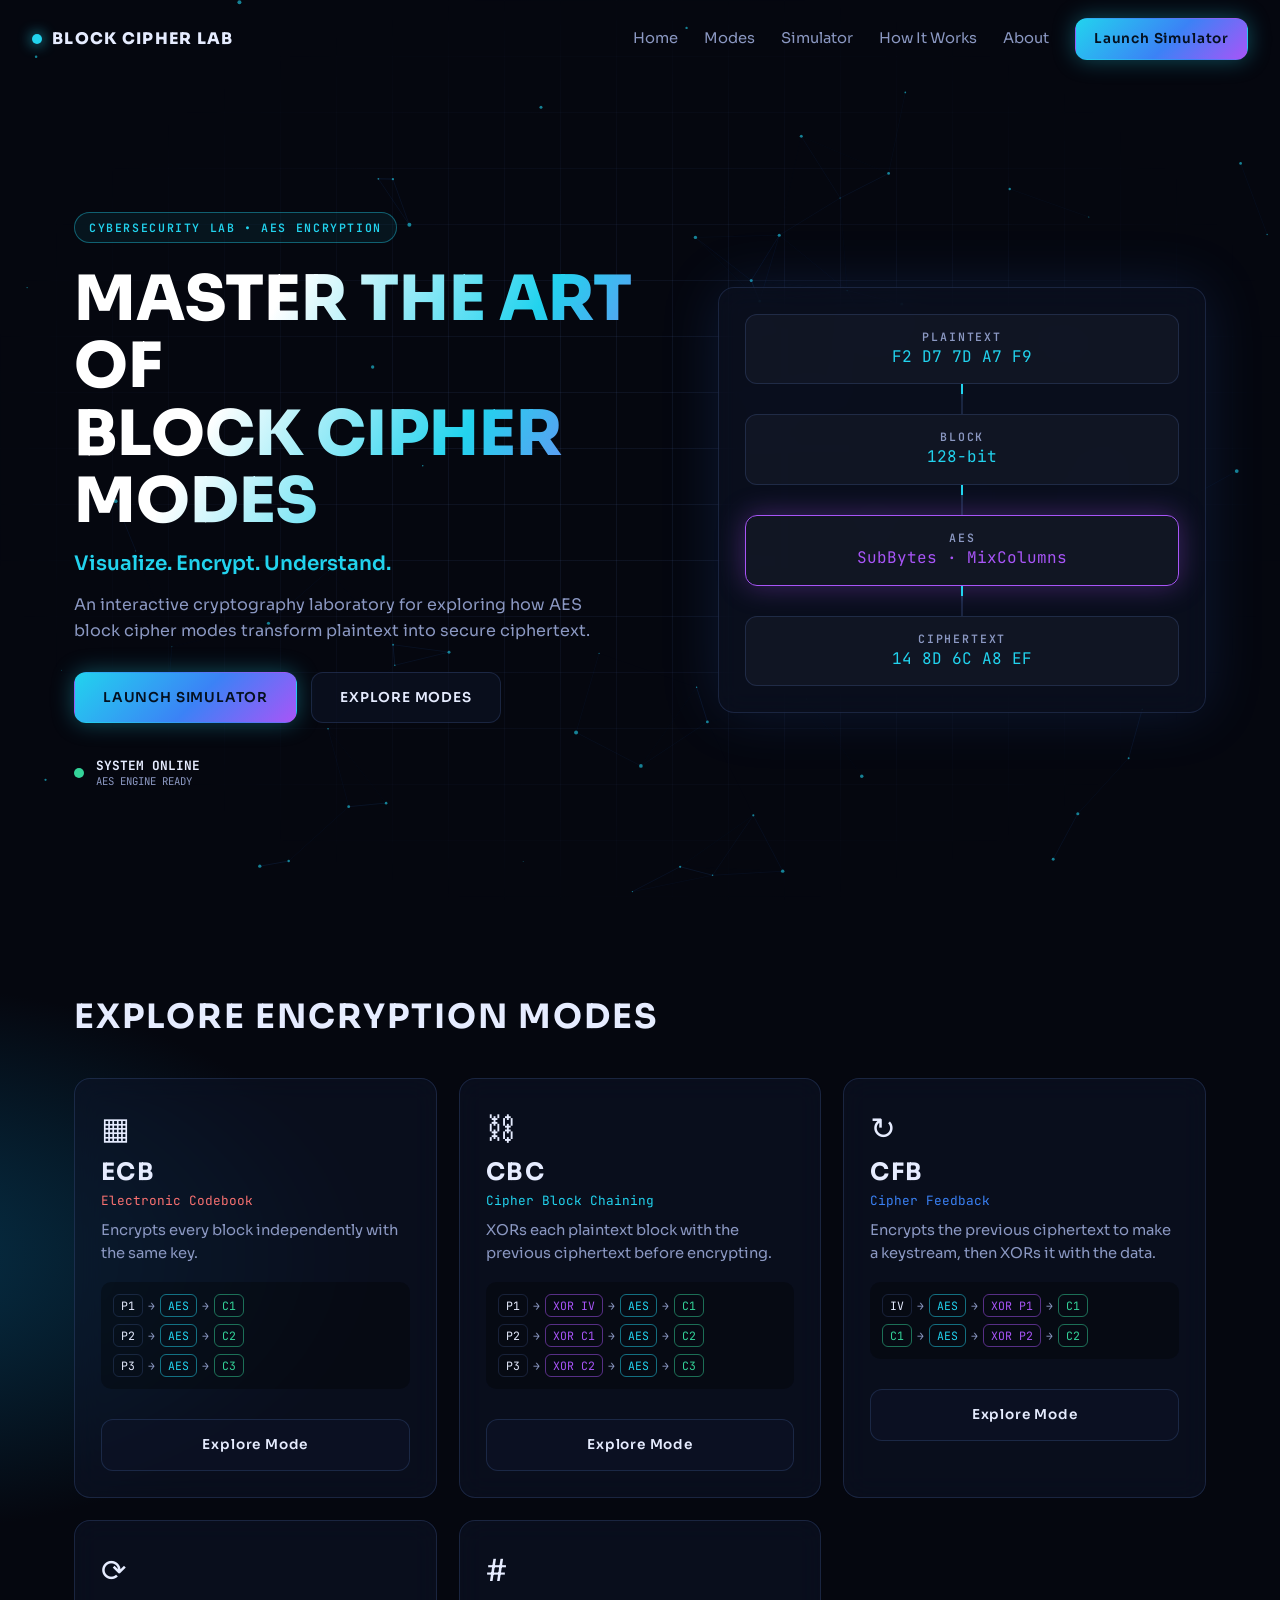
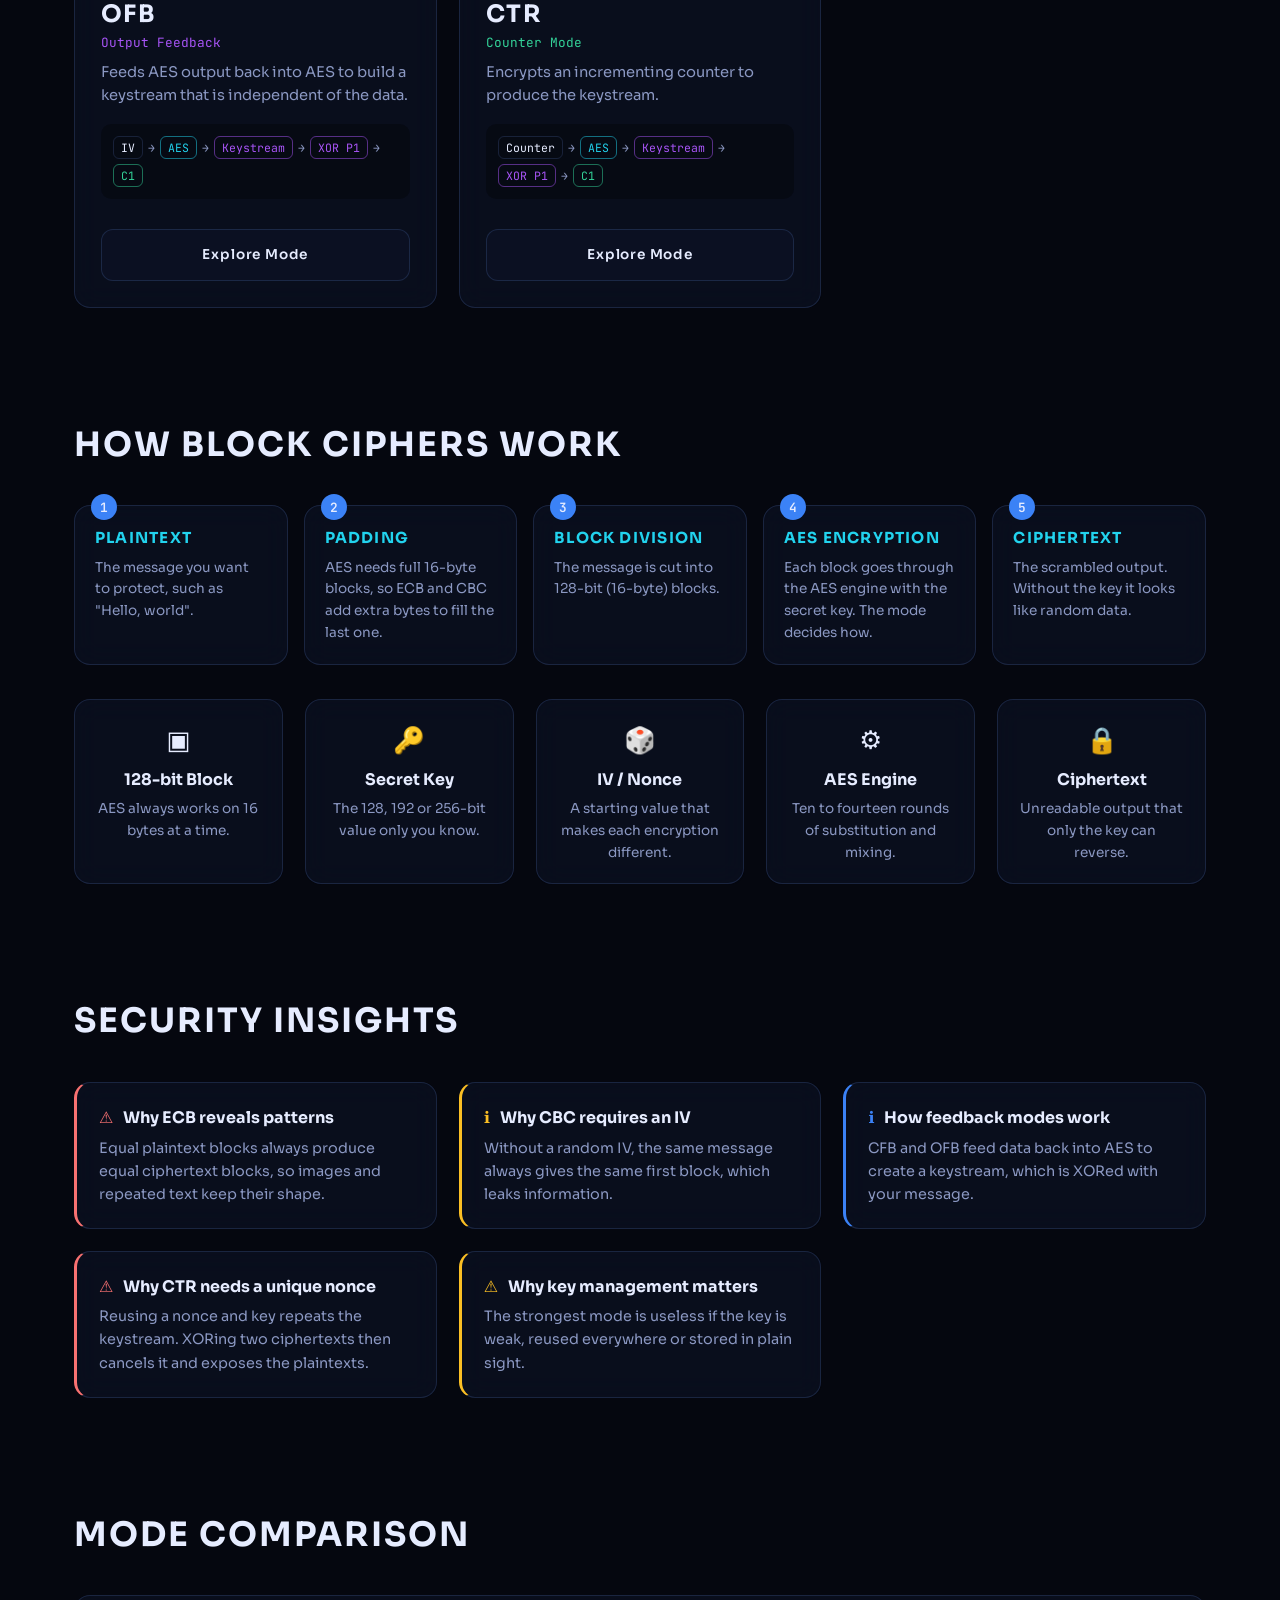
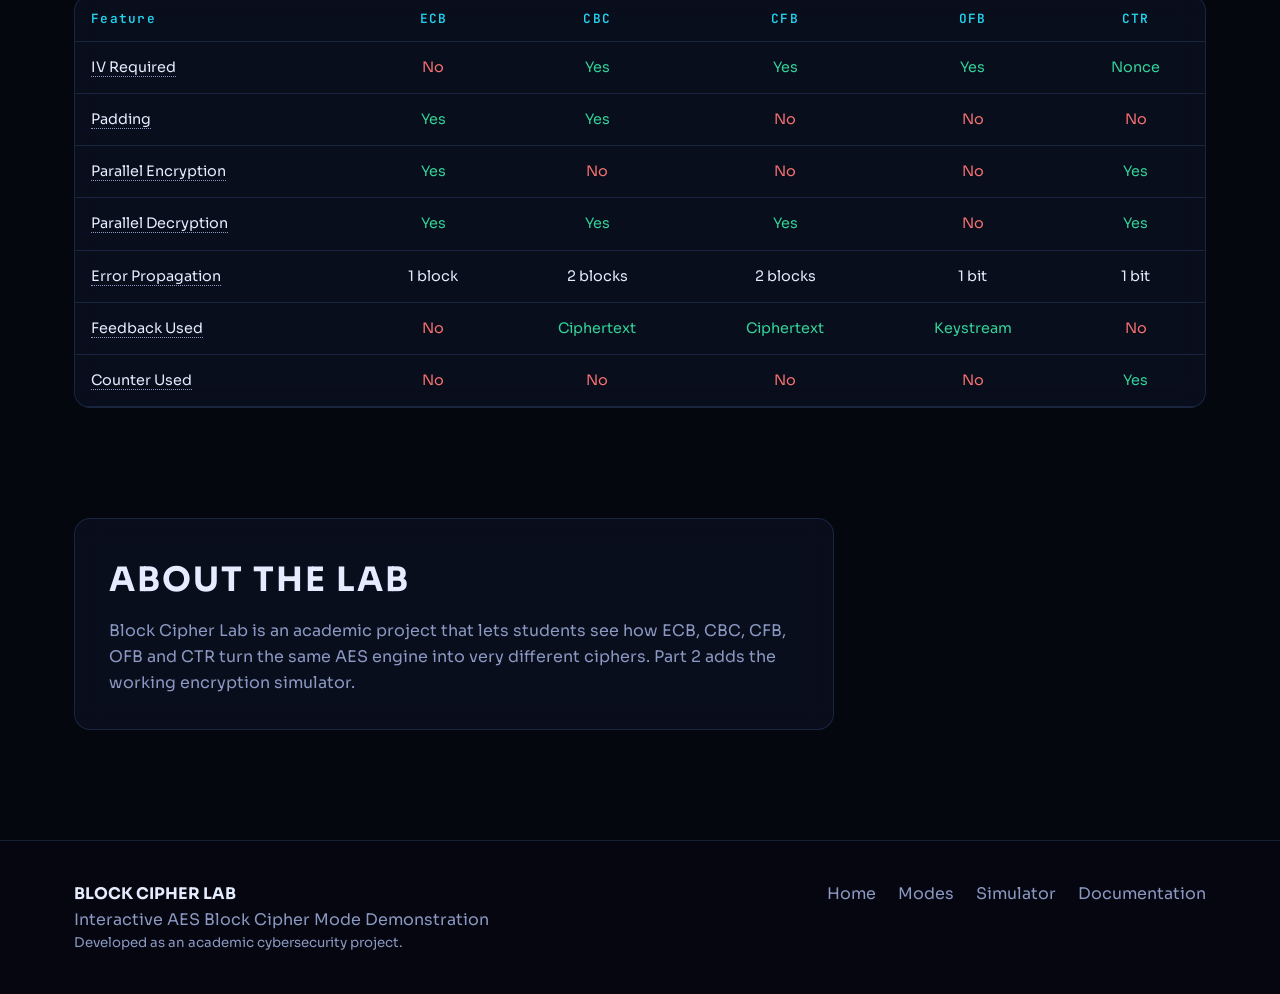
<file: index.html>
<!DOCTYPE html>
<html lang="en">
<head>
<meta charset="UTF-8"><meta name="viewport" content="width=device-width,initial-scale=1">
<title>Block Cipher Lab – Interactive AES Modes Simulator</title>
<link rel="preconnect" href="https://fonts.googleapis.com"><link rel="preconnect" href="https://fonts.gstatic.com" crossorigin>
<link href="https://fonts.googleapis.com/css2?family=Sora:wght@400;600;800&family=JetBrains+Mono:wght@400;600&display=swap" rel="stylesheet">
<link rel="stylesheet" href="css/style.css">
</head>
<body>
<div class="bg-grid"></div><div id="binary-bg" class="binary-bg" aria-hidden="true"></div><canvas id="particles" aria-hidden="true"></canvas>

<header class="nav" id="nav">
  <a class="brand" href="#home"><span class="brand-dot"></span>BLOCK CIPHER LAB</a>
  <button class="burger" id="burger" aria-label="Toggle menu" aria-expanded="false"><span></span><span></span><span></span></button>
  <nav class="links" id="links">
    <a href="#home">Home</a><a href="#modes">Modes</a><a href="simulator.html">Simulator</a><a href="#how">How It Works</a><a href="#about">About</a>
    <a class="btn btn-sm btn-glow" href="simulator.html">Launch Simulator</a>
  </nav>
</header>

<main>
<section class="hero container" id="home">
  <div class="hero-copy">
    <span class="badge">CYBERSECURITY LAB • AES ENCRYPTION</span>
    <h1>MASTER THE ART OF<br>BLOCK CIPHER MODES</h1>
    <p class="sub">Visualize. Encrypt. Understand.</p>
    <p class="lead">An interactive cryptography laboratory for exploring how AES block cipher modes transform plaintext into secure ciphertext.</p>
    <div class="cta"><a class="btn btn-glow" href="simulator.html">LAUNCH SIMULATOR</a><a class="btn btn-ghost" href="#modes">EXPLORE MODES</a></div>
    <div class="status"><span class="pulse"></span><div><b>SYSTEM ONLINE</b><small>AES ENGINE READY</small></div></div>
  </div>
  <div class="glass pipeline" aria-label="Encryption pipeline">
    <div class="node"><i>PLAINTEXT</i><code id="pt-hex">48 65 6C 6C 6F</code></div><div class="pipe"><em></em></div>
    <div class="node"><i>BLOCK</i><code>128-bit</code></div><div class="pipe"><em></em></div>
    <div class="node core"><i>AES</i><code id="aes-hex">SubBytes · MixColumns</code></div><div class="pipe"><em></em></div>
    <div class="node"><i>CIPHERTEXT</i><code id="ct-hex">3A F1 09 C7 5E</code></div>
  </div>
</section>

<section class="container" id="modes">
  <h2 class="reveal">EXPLORE ENCRYPTION MODES</h2>
  <div class="grid modes" id="modes-grid"></div>
</section>

<section class="container" id="how">
  <h2 class="reveal">HOW BLOCK CIPHERS WORK</h2>
  <ol class="steps" id="steps"></ol>
  <div class="grid five" id="parts"></div>
</section>

<section class="container" id="insights">
  <h2 class="reveal">SECURITY INSIGHTS</h2>
  <div class="grid three" id="insights-grid"></div>
</section>

<section class="container" id="compare">
  <h2 class="reveal">MODE COMPARISON</h2>
  <div class="glass table-wrap reveal"><table id="cmp"></table></div>
</section>

<section class="container about reveal" id="about">
  <div class="glass"><h2>ABOUT THE LAB</h2><p>Block Cipher Lab is an academic project that lets students see how ECB, CBC, CFB, OFB and CTR turn the same AES engine into very different ciphers. Part 2 adds the working encryption simulator.</p></div>
</section>
</main>

<footer class="footer">
  <div class="container foot">
    <div><b>BLOCK CIPHER LAB</b><p>Interactive AES Block Cipher Mode Demonstration</p><small>Developed as an academic cybersecurity project.</small></div>
    <nav><a href="#home">Home</a><a href="#modes">Modes</a><a href="simulator.html">Simulator</a><a href="README.md">Documentation</a></nav>
  </div>
</footer>
<script src="js/animations.js"></script>
<script src="js/app.js"></script>
</body>
</html>
</file>
<file: css/style.css>
:root{--bg:#05070f;--panel:rgba(14,20,40,.55);--line:rgba(120,160,255,.16);--cyan:#22d3ee;--blue:#3b82f6;--purple:#a855f7;--text:#e6ecff;--mute:#8b98c2;--r:16px;--mono:'JetBrains Mono',monospace}
*{box-sizing:border-box;margin:0}html{scroll-behavior:smooth;scroll-padding-top:80px}
body{font-family:'Sora',system-ui,sans-serif;background:radial-gradient(1200px 600px at 80% -10%,#1b1450 0,transparent 60%),radial-gradient(900px 500px at -10% 30%,#06324a 0,transparent 55%),var(--bg);color:var(--text);line-height:1.6;overflow-x:hidden;animation:pagein .6s ease}
body.leaving{opacity:0;transition:opacity .25s}@keyframes pagein{from{opacity:0}}
a{color:inherit;text-decoration:none}.container{max-width:1180px;margin:auto;padding:90px 24px 20px}
.bg-grid{position:fixed;inset:0;z-index:-2;background-image:linear-gradient(var(--line) 1px,transparent 1px),linear-gradient(90deg,var(--line) 1px,transparent 1px);background-size:56px 56px;mask-image:radial-gradient(ellipse at center,#000 20%,transparent 75%);-webkit-mask-image:radial-gradient(ellipse at center,#000 20%,transparent 75%);opacity:.5}
.binary-bg{position:fixed;inset:0;z-index:-1;overflow:hidden;font:12px var(--mono);color:var(--cyan);opacity:.07;pointer-events:none}
.binary-bg span{position:absolute;top:-100%;writing-mode:vertical-rl;animation:fall linear infinite}@keyframes fall{to{transform:translateY(220vh)}}
#particles{position:fixed;inset:0;z-index:-1;pointer-events:none}
.glass{background:var(--panel);border:1px solid var(--line);border-radius:var(--r);backdrop-filter:blur(14px);-webkit-backdrop-filter:blur(14px)}
.nav{position:fixed;top:0;inset-inline:0;z-index:50;display:flex;align-items:center;justify-content:space-between;padding:18px 32px;transition:.35s}
.nav.scrolled{padding:10px 32px;background:rgba(5,7,15,.72);backdrop-filter:blur(16px);border-bottom:1px solid var(--line)}
.brand{font-weight:800;letter-spacing:.08em;display:flex;gap:10px;align-items:center}.brand-dot{width:10px;height:10px;border-radius:50%;background:var(--cyan);box-shadow:0 0 14px var(--cyan)}
.links{display:flex;align-items:center;gap:26px;font-size:.92rem;color:var(--mute)}.links a:not(.btn):hover{color:var(--cyan)}
.burger{display:none;background:none;border:0;cursor:pointer;padding:8px}.burger span{display:block;width:24px;height:2px;background:var(--text);margin:5px 0}
.btn{display:inline-block;padding:14px 28px;border-radius:12px;font-weight:600;letter-spacing:.06em;font-size:.85rem;cursor:pointer;border:1px solid transparent;transition:.3s}
.btn-sm{padding:9px 18px}.btn-glow{background:linear-gradient(135deg,var(--cyan),var(--blue) 55%,var(--purple));color:#04101f;box-shadow:0 0 22px rgba(34,211,238,.35)}
.btn-glow:hover{box-shadow:0 0 36px rgba(168,85,247,.55);transform:translateY(-2px)}.btn-ghost{border-color:var(--line);background:var(--panel)}.btn-ghost:hover{border-color:var(--cyan);color:var(--cyan)}
:focus-visible{outline:2px solid var(--cyan);outline-offset:3px}
.hero{display:grid;grid-template-columns:1.1fr .9fr;gap:48px;align-items:center;min-height:100vh;padding-top:120px}
.badge{display:inline-block;font:600 .72rem var(--mono);letter-spacing:.14em;padding:7px 14px;border:1px solid rgba(34,211,238,.4);border-radius:99px;color:var(--cyan);background:rgba(34,211,238,.07)}
h1{font-size:clamp(2.2rem,5vw,3.9rem);line-height:1.08;font-weight:800;margin:22px 0 14px;background:linear-gradient(120deg,#fff 30%,var(--cyan) 65%,var(--purple));-webkit-background-clip:text;background-clip:text;color:transparent}
h2{font-size:clamp(1.5rem,3vw,2.1rem);letter-spacing:.06em;margin-bottom:34px}
.sub{font-size:1.25rem;color:var(--cyan);font-weight:600}.lead{color:var(--mute);max-width:520px;margin:12px 0 28px}
.cta{display:flex;gap:14px;flex-wrap:wrap}.status{display:flex;gap:12px;align-items:center;margin-top:34px;font:.8rem var(--mono)}.status small{display:block;color:var(--mute)}
.pulse{width:10px;height:10px;border-radius:50%;background:#34d399;box-shadow:0 0 0 0 #34d399;animation:ping 2s infinite}@keyframes ping{70%{box-shadow:0 0 0 12px transparent}}
.pipeline{padding:26px;display:flex;flex-direction:column;align-items:center;box-shadow:0 0 60px rgba(59,130,246,.15)}
.node{width:100%;padding:14px 18px;border:1px solid var(--line);border-radius:12px;background:rgba(255,255,255,.03);text-align:center}
.node i{display:block;font:normal 600 .72rem var(--mono);letter-spacing:.16em;color:var(--mute)}.node code{font:1rem var(--mono);color:var(--cyan)}
.node.core{border-color:var(--purple);box-shadow:0 0 28px rgba(168,85,247,.35);animation:glow 3s ease-in-out infinite}.node.core code{color:var(--purple)}@keyframes glow{50%{box-shadow:0 0 44px rgba(168,85,247,.6)}}
.pipe{width:2px;height:30px;background:var(--line);position:relative;overflow:hidden}.pipe em{position:absolute;inset:0 0 auto;height:10px;background:var(--cyan);box-shadow:0 0 8px var(--cyan);animation:flow 1.4s linear infinite}@keyframes flow{from{top:-10px}to{top:100%}}
.grid{display:grid;gap:22px}.modes{grid-template-columns:repeat(auto-fit,minmax(320px,1fr))}.five{grid-template-columns:repeat(auto-fit,minmax(200px,1fr));margin-top:34px}.three{grid-template-columns:repeat(auto-fit,minmax(300px,1fr))}
.card{position:relative;padding:26px;transition:transform .35s,border-color .35s,box-shadow .35s;overflow:hidden}
.card::before{content:"";position:absolute;inset:0;background:radial-gradient(circle at 50% 0,var(--accent,var(--cyan)),transparent 65%);opacity:0;transition:.4s}
.card>*{position:relative}.card:hover{transform:translateY(-8px);border-color:var(--accent,var(--cyan));box-shadow:0 12px 40px -10px var(--accent,var(--cyan))}.card:hover::before{opacity:.13}
.card .ico{font-size:1.9rem;display:inline-block;transition:.4s}.card:hover .ico{transform:rotate(-10deg) scale(1.2)}
.card h3{font-size:1.5rem;letter-spacing:.06em}.card .full{color:var(--accent,var(--cyan));font:.8rem var(--mono);margin-bottom:10px}.card p{color:var(--mute);font-size:.92rem}
.card .more{max-height:0;opacity:0;overflow:hidden;transition:.4s;color:var(--text)}.card:hover .more,.card:focus-within .more{max-height:90px;opacity:1;margin-top:10px}
.flow{margin:16px 0;padding:12px;border-radius:10px;background:rgba(0,0,0,.3);font:.72rem var(--mono);display:grid;gap:7px}
.flow div{display:flex;flex-wrap:wrap;align-items:center;gap:5px}.flow b{padding:3px 7px;border-radius:6px;border:1px solid var(--line);font-weight:400}
.flow b.x{color:var(--purple);border-color:rgba(168,85,247,.5)}.flow b.a{color:var(--cyan);border-color:rgba(34,211,238,.5)}.flow b.c{color:#34d399;border-color:rgba(52,211,153,.5)}.flow s{color:var(--mute);text-decoration:none}
.card .btn{margin-top:14px;width:100%;text-align:center}
.steps{list-style:none;display:grid;grid-template-columns:repeat(auto-fit,minmax(190px,1fr));gap:16px;padding:0;counter-reset:s}
.steps li{padding:20px;counter-increment:s;position:relative}.steps li::before{content:counter(s);position:absolute;top:-12px;left:16px;width:26px;height:26px;border-radius:50%;background:var(--blue);display:grid;place-items:center;font:600 .8rem var(--mono)}
.steps h4{letter-spacing:.08em;font-size:.95rem;margin-bottom:6px;color:var(--cyan)}.steps p,.part p{font-size:.85rem;color:var(--mute)}
.part{padding:20px;text-align:center}.part .ico{font-size:1.6rem;display:inline-block;animation:bob 3.5s ease-in-out infinite}.part h4{margin:6px 0}@keyframes bob{50%{transform:translateY(-6px)}}
.ins{padding:22px;border-left:3px solid var(--accent)}.ins h4{display:flex;gap:10px;align-items:center;margin-bottom:6px}.ins p{color:var(--mute);font-size:.9rem}
.table-wrap{overflow-x:auto}table{width:100%;border-collapse:collapse;min-width:640px}th,td{padding:14px 16px;text-align:center;border-bottom:1px solid var(--line);font-size:.9rem}
th{font:600 .8rem var(--mono);letter-spacing:.1em;color:var(--cyan)}td:first-child,th:first-child{text-align:left}tbody tr:hover{background:rgba(34,211,238,.06)}
.tip{cursor:help;border-bottom:1px dotted var(--mute);position:relative}.tip::after{content:attr(data-tip);position:absolute;left:0;top:130%;width:240px;padding:10px 12px;background:#0d1330;border:1px solid var(--cyan);border-radius:8px;font-size:.78rem;color:var(--text);opacity:0;pointer-events:none;transition:.2s;z-index:5}
.tip:hover::after,.tip:focus::after{opacity:1}.yes{color:#34d399}.no{color:#f87171}
.about .glass{padding:34px;max-width:760px}.about h2{margin-bottom:12px}.about p{color:var(--mute)}
.footer{margin-top:90px;border-top:1px solid var(--line);background:rgba(5,7,15,.6)}.foot{display:flex;justify-content:space-between;gap:30px;flex-wrap:wrap;padding-top:40px;padding-bottom:40px}
.foot p,.foot small{color:var(--mute);display:block}.foot nav{display:flex;gap:22px;color:var(--mute)}.foot a:hover{color:var(--cyan)}
.reveal{opacity:0;transform:translateY(24px);transition:opacity .7s,transform .7s}.reveal.in{opacity:1;transform:none}
@media(max-width:860px){.hero{grid-template-columns:1fr;padding-top:110px;min-height:auto}.burger{display:block}
.links{position:fixed;top:64px;inset-inline:12px;flex-direction:column;align-items:stretch;padding:20px;gap:16px;background:rgba(8,12,28,.96);border:1px solid var(--line);border-radius:var(--r);opacity:0;transform:translateY(-10px);pointer-events:none;transition:.3s}
.links.open{opacity:1;transform:none;pointer-events:auto}.links .btn{text-align:center}.nav{padding:14px 18px}.modes{grid-template-columns:1fr}}
@media(prefers-reduced-motion:reduce){*{animation:none!important;transition:none!important}.reveal{opacity:1;transform:none}}

/* ===== Part 2: Cryptography Lab ===== */
.lab-head{padding-bottom:0;padding-top:120px}.lab-head h1{margin-bottom:8px}
.lab-grid{display:grid;grid-template-columns:minmax(0,.9fr) minmax(0,1.1fr);gap:24px;align-items:start;padding-top:30px}.stack{display:grid;gap:24px}
.panel{padding:26px}.panel h3{letter-spacing:.08em;margin-bottom:12px;font-size:1rem;color:var(--cyan)}
label{display:block;margin:16px 0 6px;font-size:.82rem;color:var(--mute);letter-spacing:.04em}label small,h2 small{color:var(--mute);font-weight:400;letter-spacing:0}h2 small{font-size:.8rem;margin-left:8px}
input,textarea,select{width:100%;padding:12px 14px;border-radius:10px;border:1px solid var(--line);background:rgba(0,0,0,.28);color:var(--text);font:.9rem var(--mono);resize:vertical}
input:focus,textarea:focus,select:focus{border-color:var(--cyan);outline:none;box-shadow:0 0 0 3px rgba(34,211,238,.18)}input:disabled{opacity:.4}
select option{background:#0d1330;color:#e6ecff}
.inline{display:flex;gap:10px}.inline .btn{white-space:nowrap}.actions{display:flex;gap:10px;flex-wrap:wrap;margin:22px 0 10px}.actions .btn{padding:12px 20px}
.btn:disabled{opacity:.5;cursor:wait}.small{font-size:.78rem}.mute{color:var(--mute)}.mono{font-family:var(--mono);font-size:.8rem;word-break:break-all}
.err{margin-top:14px;padding:10px 14px;border-radius:10px;background:rgba(248,113,113,.12);border:1px solid rgba(248,113,113,.5);color:#fca5a5;font-size:.85rem}.err[hidden]{display:none}
.explain p{color:var(--mute);font-size:.92rem}.explain h3{margin-bottom:8px}
.pipeline.flat{box-shadow:none;background:none;border:0;padding:8px 0 4px}
.live{list-style:none;padding:0;display:grid;gap:8px;margin:8px 0 16px;font:.82rem var(--mono)}.live[hidden]{display:none}
.live li{display:flex;gap:10px;align-items:center;color:var(--mute);opacity:.5;transition:.3s}.live li.run,.live li.done{opacity:1}.live li.done{color:#34d399}.live li.run{color:var(--cyan)}
.dot{width:12px;height:12px;border-radius:50%;border:2px solid currentColor}.live li.run .dot{border-right-color:transparent;animation:spin .7s linear infinite}.live li.done .dot{background:currentColor}@keyframes spin{to{transform:rotate(360deg)}}
#result button{margin:8px 8px 0 0}#result textarea{margin-bottom:0}#dec-out{white-space:pre-wrap;word-break:break-word;font:.9rem var(--mono);padding:12px;border-radius:10px;background:rgba(0,0,0,.28);border:1px solid var(--line);margin-bottom:8px}
.viz{display:grid;gap:12px;margin-bottom:20px}.vrow{display:grid;grid-template-columns:90px 1fr;gap:14px;align-items:center;padding:14px 16px;border-radius:12px;border:1px solid var(--line);background:var(--panel);cursor:pointer;transition:.25s}
.vrow:hover,.vrow.sel{border-color:var(--cyan);box-shadow:0 0 22px -6px var(--cyan)}.vlabel{font:600 .78rem var(--mono);color:var(--cyan)}
.vchips{display:flex;flex-wrap:wrap;align-items:center;gap:8px}.vchips s{color:var(--mute);text-decoration:none}
.chip{display:inline-flex;flex-direction:column;padding:6px 10px;border-radius:8px;border:1px solid var(--line);font-weight:400;min-width:74px}.chip i{font:normal .66rem var(--mono);color:var(--mute)}.chip code{font:.72rem var(--mono);min-height:1em}
.chip.p{border-color:rgba(59,130,246,.6)}.chip.i{border-color:rgba(251,191,36,.6)}.chip.x{border-color:rgba(168,85,247,.6)}.chip.k{border-color:rgba(168,85,247,.6)}.chip.a{border-color:var(--cyan);background:rgba(34,211,238,.1);justify-content:center}.chip.c{border-color:rgba(52,211,153,.7);background:rgba(52,211,153,.08)}
.vrow.play .chip{animation:lit .5s var(--d) both}@keyframes lit{from{opacity:.1;transform:translateX(-12px) scale(.9)}to{opacity:1;transform:none}}
.detail{font-size:.88rem}.detail dl{display:grid;grid-template-columns:200px 1fr;gap:8px 16px;margin-top:10px}.detail dt{color:var(--mute)}.detail dd{font:.78rem var(--mono);word-break:break-all;margin:0}
.diff{display:grid;grid-template-columns:repeat(auto-fit,minmax(230px,1fr));gap:14px;margin-top:18px}.dcol{padding:14px;border:1px solid var(--line);border-radius:12px;background:rgba(0,0,0,.18)}.dcol h4{color:var(--cyan);margin-bottom:8px}
.dblk{display:block;font:.72rem var(--mono);word-break:break-all;padding:6px 8px;margin-bottom:6px;border-radius:6px;background:rgba(255,255,255,.04);border:1px solid transparent}.dcol p{font-size:.78rem;color:var(--mute);margin-top:8px}
.dup{color:#04101f}.dup0{background:#f87171}.dup1{background:#fbbf24}.dup2{background:#34d399}.dup3{background:#a855f7}
.mono{font-family:var(--mono)}.toast{padding:12px 18px;border-radius:10px;background:#0d1330;border:1px solid #34d399;color:#e6ecff;font-size:.88rem;box-shadow:0 8px 30px rgba(0,0,0,.4);animation:tin .3s;transition:.4s}.toast.error{border-color:#f87171}.toast.out{opacity:0;transform:translateX(20px)}
#toasts{position:fixed;right:18px;bottom:18px;z-index:99;display:grid;gap:10px;max-width:calc(100vw - 36px)}@keyframes tin{from{opacity:0;transform:translateY(12px)}}
[data-theme=light]{--bg:#eef2fb;--panel:rgba(255,255,255,.72);--line:rgba(40,70,140,.22);--text:#0d1330;--mute:#475580}
[data-theme=light] body{background:radial-gradient(1200px 600px at 80% -10%,#d6ddff 0,transparent 60%),radial-gradient(900px 500px at -10% 30%,#c8ecf7 0,transparent 55%),var(--bg)}
[data-theme=light] h1{background:linear-gradient(120deg,#0d1330 20%,#0e7490 60%,#7e22ce);-webkit-background-clip:text;background-clip:text}
[data-theme=light] .nav.scrolled{background:rgba(238,242,251,.85)}[data-theme=light] .links{color:var(--mute)}[data-theme=light] .binary-bg{opacity:.05}
[data-theme=light] input,[data-theme=light] textarea,[data-theme=light] select,[data-theme=light] .dcol,[data-theme=light] #dec-out{background:rgba(255,255,255,.7)}
[data-theme=light] .tip::after,[data-theme=light] .toast{background:#fff}[data-theme=light] .footer{background:rgba(255,255,255,.5)}[data-theme=light] .node.core code,[data-theme=light] .badge,[data-theme=light] .sub,[data-theme=light] .panel h3{color:#0e7490}
@media(max-width:860px){.lab-grid{grid-template-columns:1fr}.vrow{grid-template-columns:1fr}.detail dl{grid-template-columns:1fr}.inline{flex-wrap:wrap}[data-theme=light] .links{background:rgba(255,255,255,.96)}}
</file>
